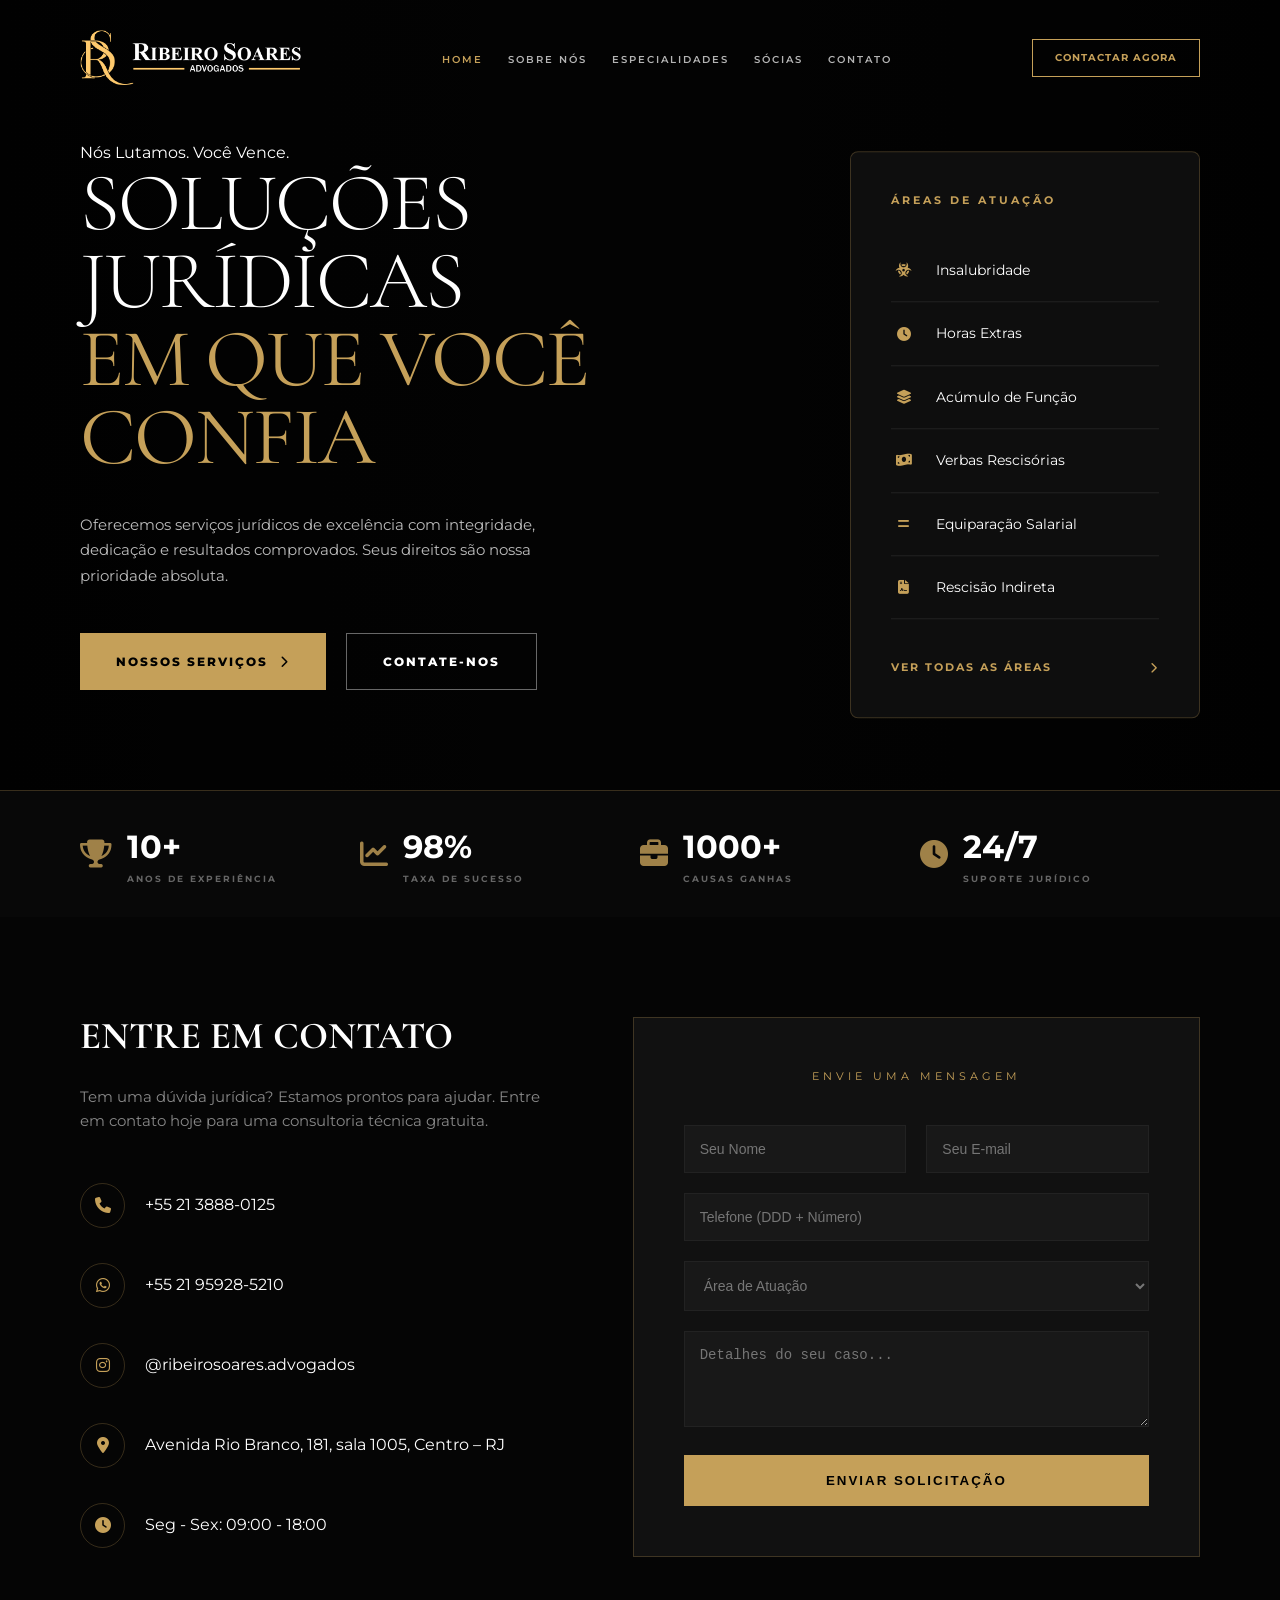
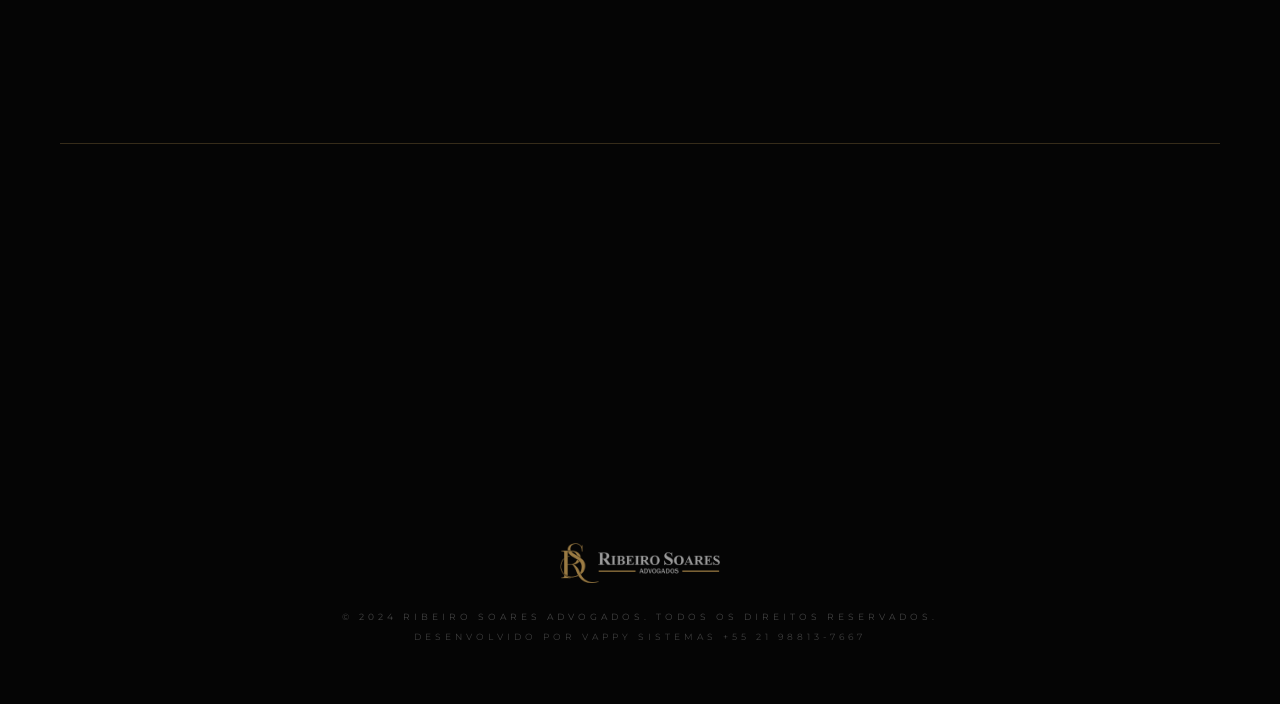
<file: index.html>
<!DOCTYPE html>
<html lang="pt-BR">
<head>
    <meta charset="UTF-8">
    <meta name="viewport" content="width=device-width, initial-scale=1.0">
    <title>Ribeiro Soares Advogados | Excelência Jurídica</title>
    <link rel="stylesheet" href="assets/css/style.css">
    <link rel="stylesheet" href="https://cdnjs.cloudflare.com/ajax/libs/font-awesome/6.4.0/css/all.min.css">
    <link rel="manifest" href="manifest.json">
    <meta name="theme-color" content="#c5a059">
    <link rel="apple-touch-icon" href="assets/img/logo.png.png">
</head>
<body>

    <!-- BLOCO 1: HEADER + HERO + METRICS -->
    <div class="section-block">
        <header>
            <div class="logo-wrap">
                <img src="assets/img/logo.png.png" alt="Ribeiro Soares Advogados" class="main-logo">
            </div>

            <nav>
                <ul>
                    <li><a href="index.html" class="active">Home</a></li>
                    <li><a href="sobre.html">Sobre Nós</a></li>
                    <li><a href="especialidades.html">Especialidades</a></li>
                    <li><a href="socios.html">Sócias</a></li>
                    <li><a href="#contato">Contato</a></li>
                </ul>
            </nav>

            <a href="#contato" class="btn-consultation">CONTACTAR AGORA</a>
        </header>

        <section class="hero">
            <div class="hero-content">
                <p class="hero-tagline">Nós Lutamos. Você Vence.</p>
                <h2 class="hero-title serif">
                    SOLUÇÕES<br>
                    JURÍDICAS<br>
                    <span>EM QUE VOCÊ<br>CONFIA</span>
                </h2>
                <p class="hero-desc">Oferecemos serviços jurídicos de excelência com integridade, dedicação e resultados comprovados. Seus direitos são nossa prioridade absoluta.</p>

                <div class="hero-btns">
                    <a href="#" class="btn-gold-action">
                        Nossos Serviços
                        <i class="fas fa-chevron-right text-[10px]"></i>
                    </a>
                    <a href="#contato" class="btn-outline-action">Contate-nos</a>
                </div>
            </div>

            <div class="practice-sidebar" id="especialidades">
                <h3 class="sidebar-h3">Áreas de Atuação</h3>
                <ul class="practice-list">
                    <li onclick="window.location.href='especialidades.html#insalubridade'"><i class="fas fa-biohazard"></i> Insalubridade</li>
                    <li onclick="window.location.href='especialidades.html#horas-extras'"><i class="fas fa-clock"></i> Horas Extras</li>
                    <li onclick="window.location.href='especialidades.html#acumulo-funcao'"><i class="fas fa-layer-group"></i> Acúmulo de Função</li>
                    <li onclick="window.location.href='especialidades.html#verbas-rescisorias'"><i class="fas fa-money-bill-wave"></i> Verbas Rescisórias</li>
                    <li onclick="window.location.href='especialidades.html#equiparacao-salarial'"><i class="fas fa-equals"></i> Equiparação Salarial</li>
                    <li onclick="window.location.href='especialidades.html#rescisao-indireta'"><i class="fas fa-file-contract"></i> Rescisão Indireta</li>
                </ul>
                <a href="especialidades.html" class="view-all-link">
                    Ver Todas as Áreas
                    <i class="fas fa-chevron-right text-[8px]"></i>
                </a>
            </div>
        </section>

        <section class="metrics-grid">
            <div class="metric-box">
                <i class="fas fa-trophy"></i>
                <div class="metric-text">
                    <h3>10+</h3>
                    <p>Anos de Experiência</p>
                </div>
            </div>
            <div class="metric-box">
                <i class="fas fa-chart-line"></i>
                <div class="metric-text">
                    <h3>98%</h3>
                    <p>Taxa de Sucesso</p>
                </div>
            </div>
            <div class="metric-box">
                <i class="fas fa-briefcase"></i>
                <div class="metric-text">
                    <h3>1000+</h3>
                    <p>Causas Ganhas</p>
                </div>
            </div>
            <div class="metric-box">
                <i class="fas fa-clock"></i>
                <div class="metric-text">
                    <h3>24/7</h3>
                    <p>Suporte Jurídico</p>
                </div>
            </div>
        </section>
    </div>


    <!-- BLOCO 3: CONTATO -->
    <div class="section-block" id="contato">
        <section class="contact-container">
            <div class="contact-left">
                <h2 class="serif">ENTRE EM CONTATO</h2>
                <p class="p-text">Tem uma dúvida jurídica? Estamos prontos para ajudar. Entre em contato hoje para uma consultoria técnica gratuita.</p>

                <ul class="contact-details">
                    <li><i class="fas fa-phone"></i> +55 21 3888-0125</li>
                    <li><i class="fab fa-whatsapp"></i> +55 21 95928-5210</li>
                    <li><i class="fab fa-instagram"></i> @ribeirosoares.advogados</li>
                    <li><i class="fas fa-location-dot"></i> Avenida Rio Branco, 181, sala 1005, Centro – RJ</li>
                    <li><i class="fas fa-clock"></i> Seg - Sex: 09:00 - 18:00</li>
                </ul>
            </div>

            <div class="contact-right">
                <div class="form-card-premium">
                    <span class="form-title-center">Envie uma Mensagem</span>
                    <form id="contactForm">
                        <div class="input-flex">
                            <input type="text" class="premium-input" placeholder="Seu Nome" required>
                            <input type="email" class="premium-input" placeholder="Seu E-mail" required>
                        </div>
                        <input type="tel" id="tel" class="premium-input" placeholder="Telefone (DDD + Número)" required maxlength="15">
                        <select class="premium-input" style="color:#777" required>
                            <option value="">Área de Atuação</option>
                            <option value="insalubridade">Insalubridade</option>
                            <option value="periculosidade">Periculosidade</option>
                            <option value="horas-extras">Horas Extras</option>
                            <option value="desvio-funcao">Desvio de Função</option>
                            <option value="acumulo-funcao">Acúmulo de Função</option>
                            <option value="verbas-rescisorias">Verbas Rescisórias</option>
                            <option value="equiparacao-salarial">Equiparação Salarial</option>
                            <option value="rescisao-indireta">Rescisão Indireta</option>
                            <option value="adicional-noturno">Adicional Noturno</option>
                        </select>
                        <textarea class="premium-input" rows="4" placeholder="Detalhes do seu caso..."></textarea>
                        <button type="submit" class="btn-submit-premium">Enviar Solicitação</button>
                    </form>
                    <script>
                        document.getElementById('tel').addEventListener('input', function (e) {
                            var x = e.target.value.replace(/\D/g, '').match(/(\d{0,2})(\d{0,5})(\d{0,4})/);
                            e.target.value = !x[2] ? x[1] : '(' + x[1] + ') ' + x[2] + (x[3] ? '-' + x[3] : '');
                        });
                    </script>
                </div>
            </div>
        </section>

        <footer>
            <div class="google-map" style="width: 100%; height: 400px; border-top: 1px solid var(--border-color);">
                <iframe src="https://www.google.com/maps/embed?pb=!1m18!1m12!1m3!1d3675.3340578602656!2d-43.1782299246894!3d-22.90379657925828!2m3!1f0!2f0!3f0!3m2!1i1024!2i768!4f13.1!3m3!1m2!1s0x997f5f9a65f903%3A0x6b4a3a60a778e38d!2sAv.%20Rio%20Branco%2C%20181%20-%20Centro%2C%20Rio%20de%20Janeiro%20-%20RJ%2C%2020040-006!5e0!3m2!1spt-BR!2sbr!4v1715875200000!5m2!1spt-BR!2sbr" width="100%" height="100%" style="border:0;" allowfullscreen="" loading="lazy"></iframe>
            </div>
            <img src="assets/img/logo.png.png" alt="Ribeiro Soares Advogados" class="footer-logo-img">
            <p class="copy">© 2024 RIBEIRO SOARES ADVOGADOS. TODOS OS DIREITOS RESERVADOS.</p>
            <p class="copy" style="margin-top: 5px; opacity: 0.9;">Desenvolvido por Vappy Sistemas +55 21 98813-7667</p>
        </footer>
    </div>


    <!-- WHATSAPP -->
    <script>
        if ('serviceWorker' in navigator) {
            window.addEventListener('load', () => {
                navigator.serviceWorker.register('sw.js')
                    .then(reg => console.log('Service Worker registrado!', reg))
                    .catch(err => console.log('Erro ao registrar Service Worker', err));
            });
        }
    </script>
</body>
</html>
</file>
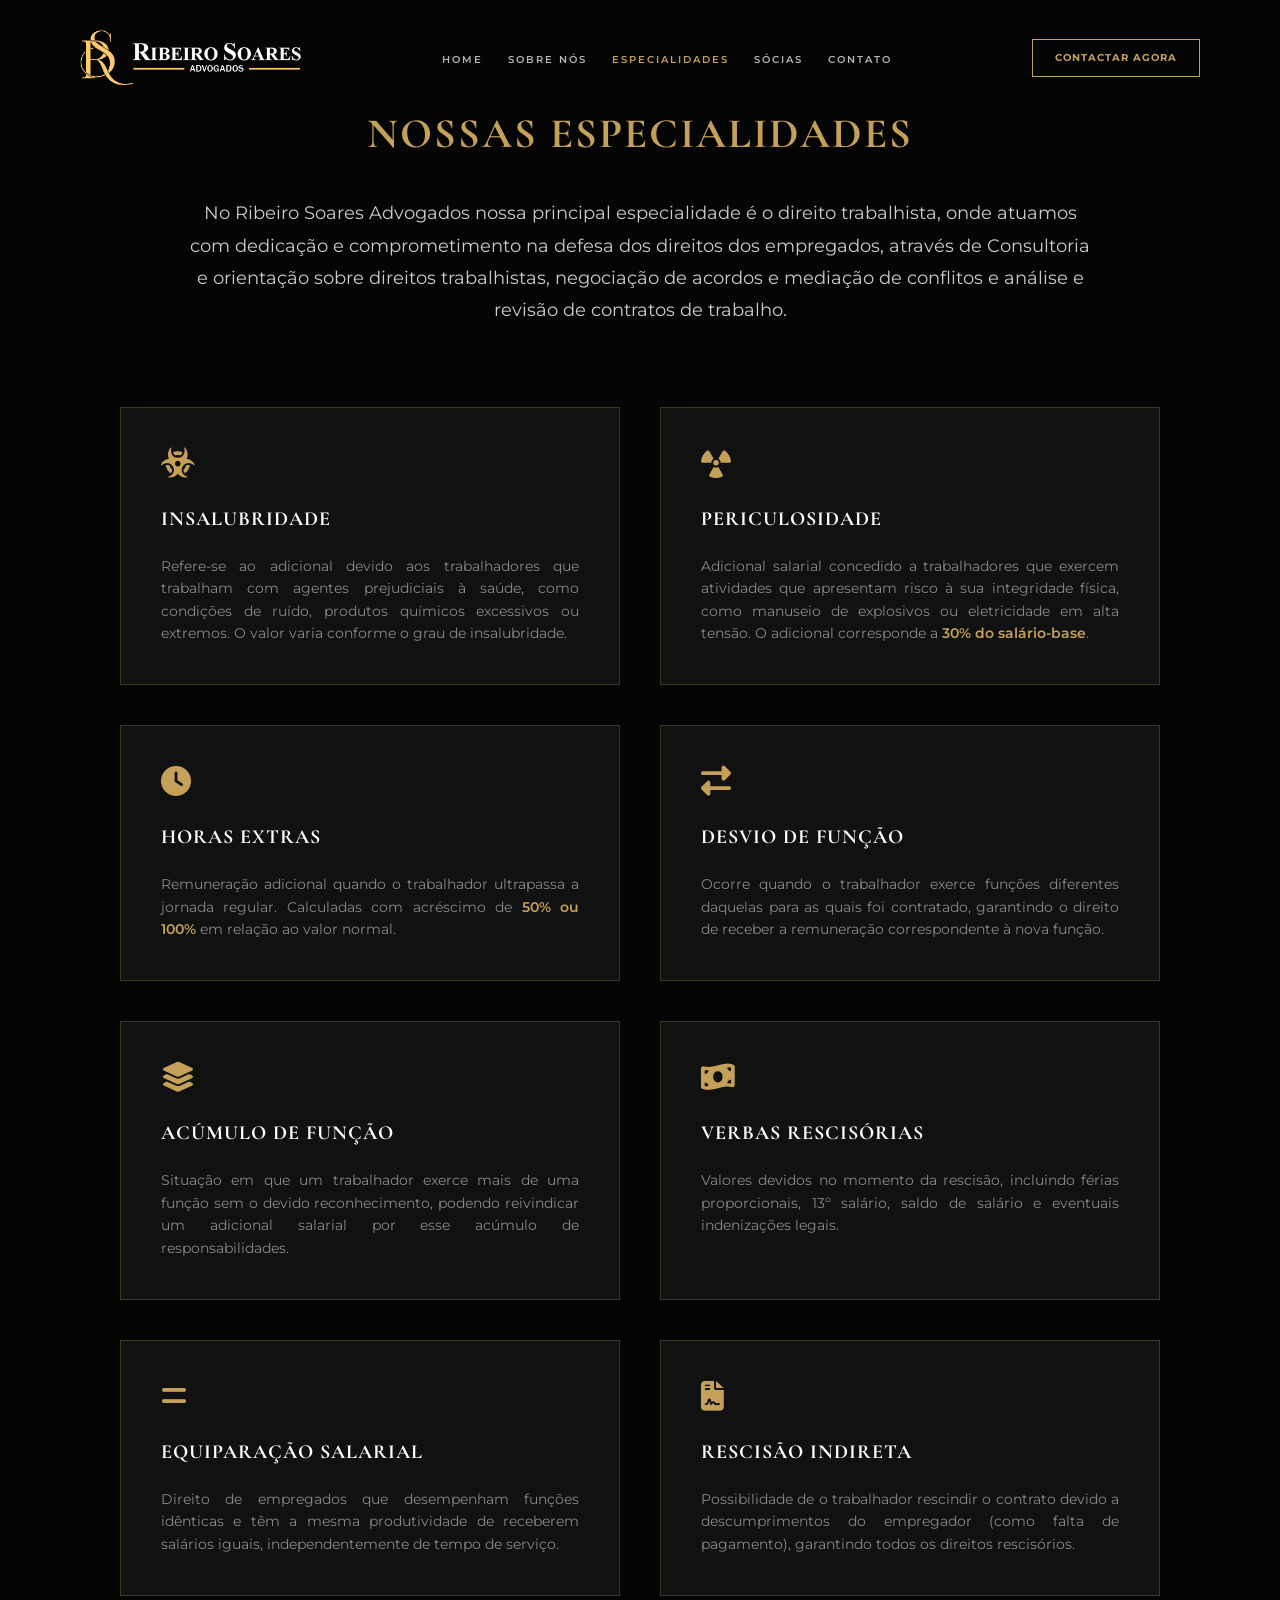
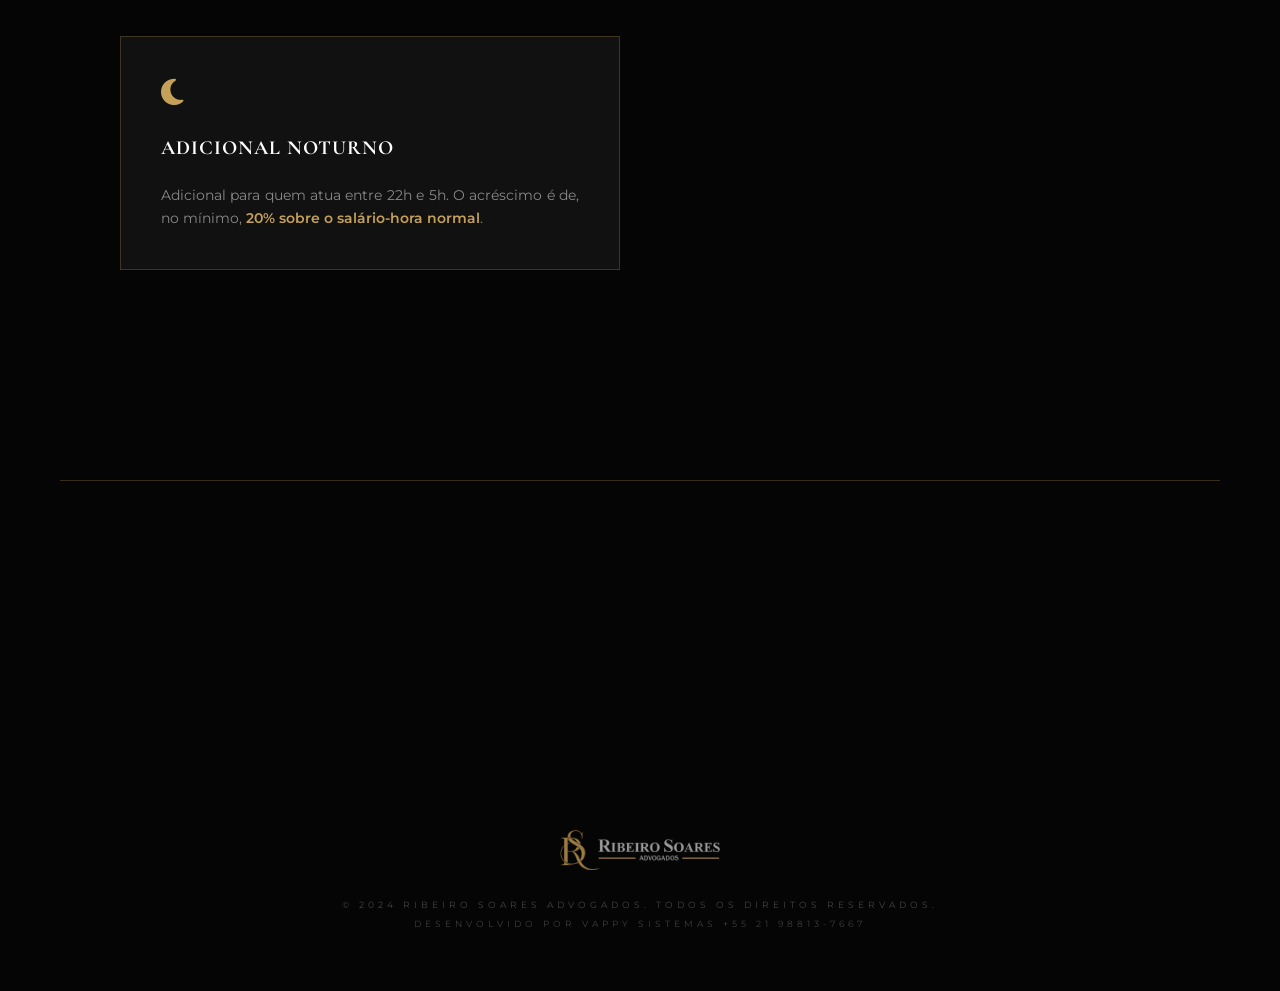
<file: especialidades.html>
<!DOCTYPE html>
<html lang="pt-BR">
<head>
    <meta charset="UTF-8">
    <meta name="viewport" content="width=device-width, initial-scale=1.0">
    <title>Especialidades | Ribeiro Soares Advogados</title>
    <link rel="stylesheet" href="assets/css/style.css">
    <link rel="stylesheet" href="https://cdnjs.cloudflare.com/ajax/libs/font-awesome/6.4.0/css/all.min.css">
    <link rel="manifest" href="manifest.json">
    <meta name="theme-color" content="#c5a059">
    <link rel="apple-touch-icon" href="assets/img/logo.png.png">
    <style>
        .spec-section {
            padding: 100px 80px;
            max-width: 1200px;
            margin: 0 auto;
        }
        .spec-intro {
            margin-bottom: 80px;
            text-align: center;
        }
        .spec-intro h2 {
            font-size: 42px;
            color: var(--gold);
            margin-bottom: 30px;
            text-transform: uppercase;
            letter-spacing: 2px;
        }
        .spec-intro p {
            font-size: 18px;
            color: #ccc;
            line-height: 1.8;
            max-width: 900px;
            margin: 0 auto;
        }
        .spec-grid {
            display: grid;
            grid-template-columns: repeat(auto-fit, minmax(350px, 1fr));
            gap: 40px;
        }
        .spec-card {
            background: #111;
            border: 1px solid var(--border-color);
            padding: 40px;
            transition: 0.3s;
            position: relative;
            display: flex;
            flex-direction: column;
        }
        .spec-card:hover {
            border-color: var(--gold);
            transform: translateY(-5px);
            background: #161616;
        }
        .spec-card i {
            font-size: 30px;
            color: var(--gold);
            margin-bottom: 25px;
        }
        .spec-card h3 {
            font-size: 20px;
            color: #fff;
            margin-bottom: 20px;
            text-transform: uppercase;
            letter-spacing: 1px;
        }
        .spec-card p {
            font-size: 14px;
            color: #888;
            line-height: 1.6;
            text-align: justify;
        }
        .spec-card .highlight {
            color: var(--gold);
            font-weight: 600;
        }
        .spec-card:target {
            border-color: var(--gold);
            background: #1a1a1a;
            box-shadow: 0 0 25px var(--gold-glow);
            transform: scale(1.02);
            z-index: 10;
        }
    </style>
</head>
<body>

    <div class="section-block">
        <header>
            <div class="logo-wrap">
                <img src="assets/img/logo.png.png" alt="Ribeiro Soares Advogados" class="main-logo">
            </div>
            <nav>
                <ul>
                    <li><a href="index.html">Home</a></li>
                    <li><a href="sobre.html">Sobre Nós</a></li>
                    <li><a href="especialidades.html" class="active">Especialidades</a></li>
                    <li><a href="socios.html">Sócias</a></li>
                    <li><a href="index.html#contato">Contato</a></li>
                </ul>
            </nav>
            <a href="index.html#contato" class="btn-consultation">CONTACTAR AGORA</a>
        </header>

        <section class="spec-section">
            <div class="spec-intro">
                <h2 class="serif">Nossas Especialidades</h2>
                <p>No Ribeiro Soares Advogados nossa principal especialidade é o direito trabalhista, onde atuamos com dedicação e comprometimento na defesa dos direitos dos empregados, através de Consultoria e orientação sobre direitos trabalhistas, negociação de acordos e mediação de conflitos e análise e revisão de contratos de trabalho.</p>
            </div>

            <div class="spec-grid">
                <!-- Insalubridade -->
                <div class="spec-card" id="insalubridade">
                    <i class="fas fa-biohazard"></i>
                    <h3 class="serif">Insalubridade</h3>
                    <p>Refere-se ao adicional devido aos trabalhadores que trabalham com agentes prejudiciais à saúde, como condições de ruído, produtos químicos excessivos ou extremos. O valor varia conforme o grau de insalubridade.</p>
                </div>

                <!-- Periculosidade -->
                <div class="spec-card" id="periculosidade">
                    <i class="fas fa-radiation"></i>
                    <h3 class="serif">Periculosidade</h3>
                    <p>Adicional salarial concedido a trabalhadores que exercem atividades que apresentam risco à sua integridade física, como manuseio de explosivos ou eletricidade em alta tensão. O adicional corresponde a <span class="highlight">30% do salário-base</span>.</p>
                </div>

                <!-- Horas Extras -->
                <div class="spec-card" id="horas-extras">
                    <i class="fas fa-clock"></i>
                    <h3 class="serif">Horas Extras</h3>
                    <p>Remuneração adicional quando o trabalhador ultrapassa a jornada regular. Calculadas com acréscimo de <span class="highlight">50% ou 100%</span> em relação ao valor normal.</p>
                </div>

                <!-- Desvio de Função -->
                <div class="spec-card" id="desvio-funcao">
                    <i class="fas fa-exchange-alt"></i>
                    <h3 class="serif">Desvio de Função</h3>
                    <p>Ocorre quando o trabalhador exerce funções diferentes daquelas para as quais foi contratado, garantindo o direito de receber a remuneração correspondente à nova função.</p>
                </div>

                <!-- Acúmulo de Função -->
                <div class="spec-card" id="acumulo-funcao">
                    <i class="fas fa-layer-group"></i>
                    <h3 class="serif">Acúmulo de Função</h3>
                    <p>Situação em que um trabalhador exerce mais de uma função sem o devido reconhecimento, podendo reivindicar um adicional salarial por esse acúmulo de responsabilidades.</p>
                </div>

                <!-- Verbas Rescisórias -->
                <div class="spec-card" id="verbas-rescisorias">
                    <i class="fas fa-money-bill-wave"></i>
                    <h3 class="serif">Verbas Rescisórias</h3>
                    <p>Valores devidos no momento da rescisão, incluindo férias proporcionais, 13º salário, saldo de salário e eventuais indenizações legais.</p>
                </div>

                <!-- Equiparação Salarial -->
                <div class="spec-card" id="equiparacao-salarial">
                    <i class="fas fa-equals"></i>
                    <h3 class="serif">Equiparação Salarial</h3>
                    <p>Direito de empregados que desempenham funções idênticas e têm a mesma produtividade de receberem salários iguais, independentemente de tempo de serviço.</p>
                </div>

                <!-- Rescisão Indireta -->
                <div class="spec-card" id="rescisao-indireta">
                    <i class="fas fa-file-contract"></i>
                    <h3 class="serif">Rescisão Indireta</h3>
                    <p>Possibilidade de o trabalhador rescindir o contrato devido a descumprimentos do empregador (como falta de pagamento), garantindo todos os direitos rescisórios.</p>
                </div>

                <!-- Adicional Noturno -->
                <div class="spec-card" id="adicional-noturno">
                    <i class="fas fa-moon"></i>
                    <h3 class="serif">Adicional Noturno</h3>
                    <p>Adicional para quem atua entre 22h e 5h. O acréscimo é de, no mínimo, <span class="highlight">20% sobre o salário-hora normal</span>.</p>
                </div>
            </div>
        </section>

        <footer>
            <!-- MAPA DO GOOGLE -->
            <div class="google-map" style="width: 100%; height: 350px; border-top: 1px solid var(--border-color); margin-top: 50px;">
                <iframe src="https://www.google.com/maps/embed?pb=!1m18!1m12!1m3!1d3675.3340578602656!2d-43.1782299246894!3d-22.90379657925828!2m3!1f0!2f0!3f0!3m2!1i1024!2i768!4f13.1!3m3!1m2!1s0x997f5f9a65f903%3A0x6b4a3a60a778e38d!2sAv.%20Rio%20Branco%2C%20181%20-%20Centro%2C%20Rio%20de%20Janeiro%20-%20RJ%2C%2020040-006!5e0!3m2!1spt-BR!2sbr!4v1715875200000!5m2!1spt-BR!2sbr" width="100%" height="100%" style="border:0;" allowfullscreen="" loading="lazy"></iframe>
            </div>
            <img src="assets/img/logo.png.png" alt="Ribeiro Soares Advogados" class="footer-logo-img">
            <p class="copy">© 2024 RIBEIRO SOARES ADVOGADOS. TODOS OS DIREITOS RESERVADOS.</p>
            <p class="copy" style="margin-top: 5px; opacity: 0.9;">Desenvolvido por Vappy Sistemas +55 21 98813-7667</p>
        </footer>
    </div>

    <script>
        if ('serviceWorker' in navigator) {
            window.addEventListener('load', () => {
                navigator.serviceWorker.register('sw.js');
            });
        }
    </script>
</body>
</html>
</file>
<file: assets/css/style.css>
/*
   RIBEIRO SOARES ADVOGADOS - Estilo Premium
   Inspirado no modelo Lex & Co
*/

@import url('https://fonts.googleapis.com/css2?family=Cinzel:wght@400;700&family=Cormorant+Garamond:ital,wght@0,300;0,400;0,500;0,600;0,700;1,400&family=Montserrat:wght@100;200;300;400;500;600;700&display=swap');

:root {
    --gold: #c5a059;
    --gold-bright: #e6c17a;
    --gold-glow: rgba(197, 160, 89, 0.4);
    --bg-dark: #050505;
    --card-bg: rgba(15, 15, 15, 0.95);
    --border-color: rgba(197, 160, 89, 0.25);
    --text-muted: #888;
}

* {
    margin: 0;
    padding: 0;
    box-sizing: border-box;
}

html {
    scroll-behavior: smooth;
}

body {
    background-color: #000;
    color: #fff;
    font-family: 'Montserrat', sans-serif;
    padding: 0;
    line-height: 1.6;
}

.serif { font-family: 'Cormorant Garamond', serif; }
.logo-font { font-family: 'Cinzel', serif; }

/* Bloco Unificado (Frame) - Expandido para preencher a tela */
.section-block {
    width: 100%;
    max-width: 100%;
    margin: 0;
    border: none;
    background-color: var(--bg-dark);
    position: relative;
    overflow: hidden;
}

/* HEADER */
header {
    display: flex;
    justify-content: space-between;
    align-items: center;
    padding: 30px 80px; /* Alinhado com o padding do Hero e Metrics */
    position: absolute;
    width: 100%;
    z-index: 100;
}

.logo-wrap {
    display: flex;
    align-items: center;
}

.main-logo {
    height: 55px;
    width: auto;
    display: block;
}

nav ul { display: flex; gap: 25px; list-style: none; }
nav ul li a {
    text-decoration: none;
    color: #fff;
    font-size: 10px;
    font-weight: 600;
    letter-spacing: 2px;
    text-transform: uppercase;
    transition: 0.3s;
    opacity: 0.7;
}

/* Estilo para links ativos no menu */
nav ul li a.active {
    color: var(--gold) !important;
    opacity: 1;
}

.btn-consultation {
    border: 1px solid var(--gold);
    color: var(--gold);
    padding: 10px 22px;
    font-size: 10px;
    font-weight: 700;
    letter-spacing: 1px;
    text-transform: uppercase;
    text-decoration: none;
    transition: 0.3s;
}

.btn-consultation:hover { background: var(--gold); color: #000; }

/* SEÇÃO 1: HERO */
.hero {
    min-height: calc(100vh - 110px); /* Ajustado para empurrar as métricas exatamente para o rodapé da tela */
    background: linear-gradient(90deg, rgba(0,0,0,0.8) 0%, rgba(0,0,0,0.4) 50%, rgba(0,0,0,0.8) 100%),
                url('https://images.unsplash.com/photo-1589829545856-d10d557cf95f?q=80&w=2070&auto=format&fit=crop');
    background-size: cover;
    background-position: center;
    display: flex;
    align-items: center;
    padding: 80px 80px 40px 80px;
    position: relative;
}

.hero-content { max-width: 600px; }
.hero-tag {
    color: var(--gold);
    font-size: 11px;
    font-weight: 700;
    letter-spacing: 4px;
    text-transform: uppercase;
    margin-bottom: 25px;
}

.hero-title {
    font-size: 82px;
    font-weight: 300;
    line-height: 0.95;
    text-transform: uppercase;
    margin-bottom: 35px;
    letter-spacing: -2px;
}

.hero-title span {
    color: var(--gold);
    display: block;
    font-weight: 400;
}

.hero-desc {
    font-size: 15px;
    color: #bbb;
    line-height: 1.7;
    max-width: 480px;
    margin-bottom: 45px;
}

.hero-btns { display: flex; gap: 20px; }
.btn-gold-action {
    background-color: var(--gold);
    color: #000;
    padding: 18px 36px;
    font-size: 12px;
    font-weight: 800;
    letter-spacing: 2px;
    text-transform: uppercase;
    text-decoration: none;
    display: flex;
    align-items: center;
    gap: 12px;
}

.btn-outline-action {
    border: 1px solid rgba(255,255,255,0.4);
    color: #fff;
    padding: 18px 36px;
    font-size: 12px;
    font-weight: 800;
    letter-spacing: 2px;
    text-transform: uppercase;
    text-decoration: none;
}

/* Practice Areas Sidebar */
.practice-sidebar {
    position: absolute;
    right: 80px;
    top: 55%;
    transform: translateY(-50%);
    width: 350px;
    background: var(--card-bg);
    border: 1px solid var(--border-color);
    border-radius: 8px;
    padding: 40px;
}

.sidebar-h3 {
    font-size: 11px;
    color: var(--gold);
    letter-spacing: 3px;
    text-transform: uppercase;
    margin-bottom: 30px;
    font-weight: 700;
}

.practice-list { list-style: none; }
.practice-list li {
    padding: 20px 0; /* Aumentado para melhor respiro */
    border-bottom: 1px solid rgba(255,255,255,0.08);
    display: flex;
    align-items: center;
    gap: 20px; /* Aumentado para alinhar com o modelo */
    font-size: 14px;
    color: #fff;
    cursor: pointer;
    transition: 0.3s;
}

.practice-list li:hover {
    color: var(--gold);
    padding-left: 5px;
    background: rgba(255, 255, 255, 0.02);
}
.practice-list li i {
    color: var(--gold);
    font-size: 14px;
    min-width: 25px; /* Largura fixa para alinhar o texto */
    text-align: center;
    display: inline-block;
}

.view-all-link, .view-all-link:visited {
    display: flex;
    justify-content: space-between;
    align-items: center;
    margin-top: 40px; /* Mais espaço para o link final */
    color: var(--gold) !important;
    font-size: 11px;
    font-weight: 700;
    letter-spacing: 2px;
    text-transform: uppercase;
    text-decoration: none;
    transition: 0.3s;
}

.view-all-link:hover {
    color: #fff;
}

/* METRICS BAR */
.metrics-grid {
    display: grid;
    grid-template-columns: repeat(4, 1fr);
    padding: 30px 80px; /* Reduzido de 50px para 30px */
    background-color: #080808;
    border-top: 1px solid var(--border-color);
}

.metric-box { display: flex; align-items: center; gap: 15px; }
.metric-box i { font-size: 28px; color: var(--gold); opacity: 0.8; }
.metric-box h3 { font-size: 32px; font-weight: 700; margin: 0; }
.metric-box p { font-size: 9px; color: #666; letter-spacing: 2px; text-transform: uppercase; font-weight: 700; }

/* SEÇÃO 2: PERFIL */
.profile-content {
    padding: 100px 80px;
    display: grid;
    grid-template-columns: 1.2fr 1fr;
    gap: 80px;
    align-items: center;
}

.profile-title-glow {
    font-size: 64px;
    font-weight: 500;
    text-transform: uppercase;
    line-height: 1;
    margin-bottom: 40px;
    text-shadow: 0 0 20px var(--gold-glow);
}

.profile-features {
    display: grid;
    grid-template-cols: repeat(3, 1fr);
    gap: 30px;
    margin-top: 50px;
}

.feat-item { text-align: center; }
.feat-item i { color: var(--gold); font-size: 32px; margin-bottom: 20px; display: block; }
.feat-item h4 { font-size: 12px; letter-spacing: 2px; text-transform: uppercase; margin-bottom: 10px; }
.feat-item p { font-size: 11px; color: #777; line-height: 1.5; }

.lawyer-frame {
    position: relative;
    border: 1px solid var(--border-color);
    padding: 15px;
}

.lawyer-frame img { width: 100%; filter: grayscale(1); }
.lawyer-tag-box {
    position: absolute;
    bottom: -25px;
    left: 50%;
    transform: translateX(-50%);
    background: #000;
    border: 1px solid var(--gold);
    padding: 20px 40px;
    text-align: center;
    min-width: 280px;
}

.lawyer-tag-box h5 { font-family: 'Cinzel', serif; font-size: 18px; letter-spacing: 2px; }
.lawyer-tag-box p { font-size: 9px; color: var(--gold); letter-spacing: 3px; text-transform: uppercase; margin-top: 5px; }

/* SEÇÃO 3: CONTATO */
.contact-container {
    display: grid;
    grid-template-columns: 1fr 1.2fr;
    gap: 80px;
    padding: 100px 80px;
    align-items: start; /* Alinha o topo dos itens do grid */
}

.contact-left {
    padding-top: 0;
}

.contact-left h2 {
    font-size: 38px;
    text-transform: uppercase;
    margin-bottom: 30px;
    line-height: 1;
    white-space: nowrap;
}
.contact-left .p-text { color: #888; margin-bottom: 50px; font-size: 15px; }

.contact-details { list-style: none; }
.contact-details li {
    display: flex;
    align-items: center;
    gap: 20px;
    margin-bottom: 35px;
    font-size: 16px;
}

.contact-details li i {
    width: 45px;
    height: 45px;
    border: 1px solid var(--border-color);
    border-radius: 50%;
    display: flex;
    align-items: center;
    justify-content: center;
    color: var(--gold);
}

.form-card-premium {
    background: #111;
    border: 1px solid var(--border-color);
    padding: 50px;
}

.form-title-center {
    text-align: center;
    color: var(--gold);
    font-size: 11px;
    letter-spacing: 4px;
    text-transform: uppercase;
    margin-bottom: 40px;
    display: block;
}

.input-flex { display: grid; grid-template-columns: 1fr 1fr; gap: 20px; }
.premium-input {
    width: 100%;
    background: #181818;
    border: 1px solid #222;
    padding: 15px;
    color: #fff;
    margin-bottom: 20px;
    font-size: 14px;
    outline: none;
}

.premium-input:focus { border-color: var(--gold); }

.btn-submit-premium {
    width: 100%;
    background: var(--gold);
    color: #000;
    padding: 18px;
    font-weight: 800;
    text-transform: uppercase;
    letter-spacing: 2px;
    border: none;
    cursor: pointer;
}

/* RODAPÉ */
footer {
    padding: 60px;
    text-align: center;
}

.footer-logo-img {
    height: 40px;
    width: auto;
    opacity: 0.6;
    margin-bottom: 20px;
    transition: 0.3s;
}

.footer-logo-img:hover {
    opacity: 1;
}
.copy { font-size: 9px; color: #444; letter-spacing: 4px; text-transform: uppercase; }

/* MOBILE */
@media (max-width: 1024px) {
    header {
        flex-direction: column;
        padding: 20px;
        position: relative;
        background: var(--bg-dark);
        gap: 20px;
    }

    nav ul {
        flex-wrap: wrap;
        justify-content: center;
        gap: 15px;
    }

    .hero {
        flex-direction: column;
        padding: 40px 20px;
        min-height: auto;
        padding-top: 20px;
    }

    .hero-content {
        max-width: 100%;
        text-align: center;
        margin-bottom: 40px;
    }

    .hero-title {
        font-size: 42px;
    }

    .hero-desc {
        max-width: 100%;
        margin: 0 auto 30px auto;
    }

    .hero-btns {
        justify-content: center;
    }

    .practice-sidebar {
        position: relative;
        right: 0;
        top: 0;
        transform: none;
        width: 100%;
        margin-top: 20px;
        padding: 25px;
    }

    .metrics-grid {
        grid-template-columns: 1fr 1fr;
        gap: 30px;
        padding: 40px 20px;
    }

    .profile-content {
        grid-template-columns: 1fr;
        padding: 60px 20px;
        text-align: center;
    }

    .profile-features {
        grid-template-columns: 1fr;
    }

    .lawyer-frame {
        max-width: 400px;
        margin: 0 auto;
    }

    .contact-container {
        grid-template-columns: 1fr;
        padding: 60px 20px;
    }

    .contact-left h2 {
        font-size: 32px;
        white-space: normal;
        text-align: center;
    }

    .contact-left .p-text {
        text-align: center;
    }

    .contact-details li {
        justify-content: center;
    }

    .form-card-premium {
        padding: 30px 20px;
    }

    .input-flex {
        grid-template-columns: 1fr;
    }

    .partner-card {
        grid-template-columns: 1fr;
        text-align: center;
        gap: 40px;
    }

    .partner-image-box {
        width: 100%;
        max-width: 300px;
        margin: 0 auto;
    }

    .partner-info h4 {
        margin: 0 auto 15px auto;
        display: block;
        width: fit-content;
    }

    .about-section {
        padding: 60px 20px;
    }

    .about-grid {
        grid-template-columns: 1fr;
        gap: 40px;
    }

    .about-image {
        max-width: 500px;
        margin: 0 auto;
    }

    .spec-section {
        padding: 60px 20px;
    }

    .spec-grid {
        grid-template-columns: 1fr;
    }
}
</file>
